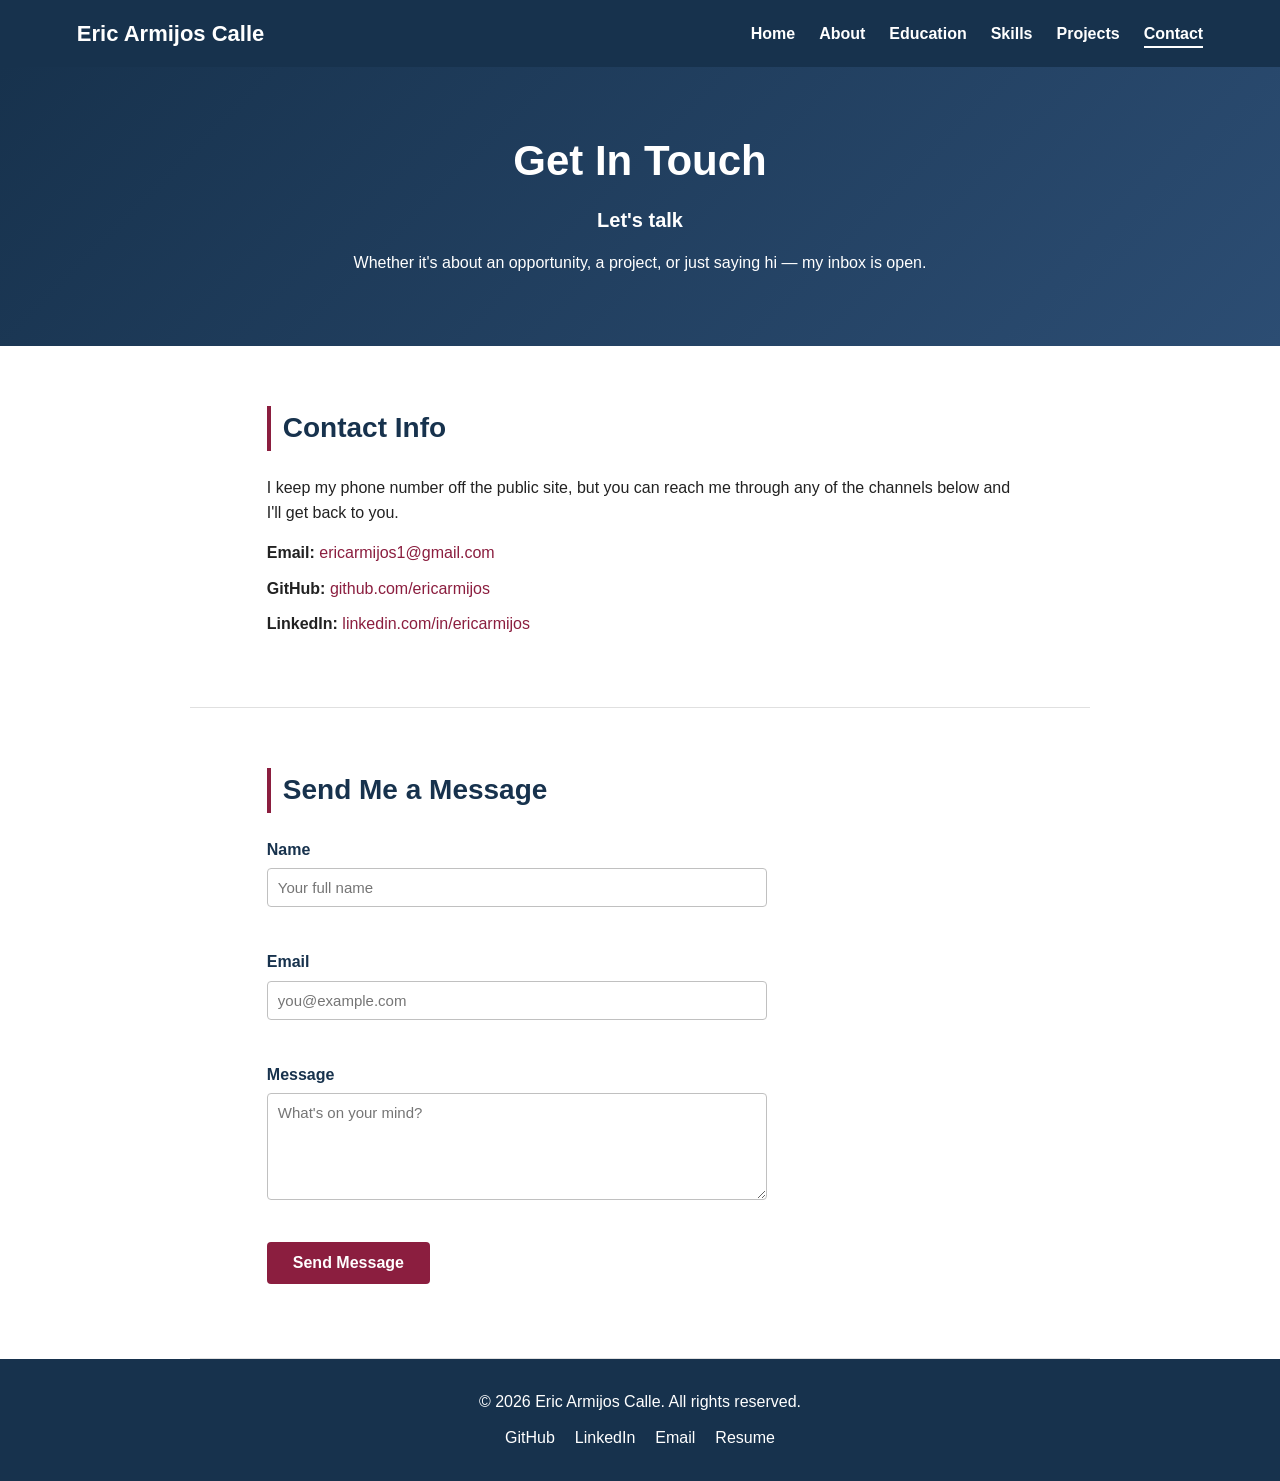
<file: contact.html>
<!DOCTYPE html>
<html lang="en">
<head>
    <meta charset="UTF-8">
    <meta name="viewport" content="width=device-width, initial-scale=1.0">
    <meta name="description" content="Get in touch with Eric Armijos Calle.">
    <meta name="author" content="Eric Armijos Calle">
    <title>Contact | Eric Armijos Calle</title>

    <link rel="stylesheet" href="style.css">
    <script src="main.js" defer></script>
</head>
<body>

    <header class="site-header">
        <nav class="navbar">
            <a href="index.html" class="logo">Eric Armijos Calle</a>

            <button class="nav-toggle" id="nav-toggle" aria-label="Toggle navigation menu" aria-expanded="false">
                <span class="bar"></span>
                <span class="bar"></span>
                <span class="bar"></span>
            </button>

            <ul class="nav-links" id="nav-links">
                <li><a href="index.html">Home</a></li>
                <li><a href="index.html#about">About</a></li>
                <li><a href="index.html#education">Education</a></li>
                <li><a href="index.html#skills">Skills</a></li>
                <li><a href="projects.html">Projects</a></li>
                <li><a href="contact.html" class="active">Contact</a></li>
            </ul>
        </nav>
    </header>

    <section class="hero hero-page">
        <div class="hero-content">
            <h1>Get In Touch</h1>
            <p class="tagline">Let's talk</p>
            <p class="hero-text">
                Whether it's about an opportunity, a project, or just saying hi &mdash; my inbox is open.
            </p>
        </div>
    </section>

    <main>
        <section class="section" id="contact-info">
            <h2>Contact Info</h2>
            <p>
                I keep my phone number off the public site, but you can reach me through any of
                the channels below and I'll get back to you.
            </p>
            <ul class="contact-list">
                <li><strong>Email:</strong> <a href="mailto:ericarmijos1@gmail.com">ericarmijos1@gmail.com</a></li>
                <li><strong>GitHub:</strong> <a href="https://github.com/ericarmijos" target="_blank" rel="noopener noreferrer">github.com/ericarmijos</a></li>
                <li><strong>LinkedIn:</strong> <a href="https://linkedin.com/in/ericarmijos" target="_blank" rel="noopener noreferrer">linkedin.com/in/ericarmijos</a></li>
            </ul>
        </section>

        <section class="section" id="contact-form-section">
            <h2>Send Me a Message</h2>

            <!-- Form validation handled in main.js -->
            <!-- novalidate turns off the browser's default popups so our own
                 JS validation and error messages are what the user sees -->
            <form id="contact-form" novalidate>
                <div class="form-group">
                    <label for="name">Name</label>
                    <input type="text" id="name" name="name" placeholder="Your full name" aria-describedby="name-error">
                    <span class="error-message" id="name-error"></span>
                </div>

                <div class="form-group">
                    <label for="email">Email</label>
                    <input type="email" id="email" name="email" placeholder="you@example.com" aria-describedby="email-error">
                    <span class="error-message" id="email-error"></span>
                </div>

                <div class="form-group">
                    <label for="message">Message</label>
                    <textarea id="message" name="message" rows="5" placeholder="What's on your mind?" aria-describedby="message-error"></textarea>
                    <span class="error-message" id="message-error"></span>
                </div>

                <button type="submit" class="btn btn-primary">Send Message</button>
                <p class="form-success" id="form-success"></p>
            </form>
        </section>
    </main>

    <footer class="site-footer">
        <p>&copy; <span id="year"></span> Eric Armijos Calle. All rights reserved.</p>
        <div class="footer-links">
            <a href="https://github.com/ericarmijos" target="_blank" rel="noopener noreferrer">GitHub</a>
            <a href="https://linkedin.com/in/ericarmijos" target="_blank" rel="noopener noreferrer">LinkedIn</a>
            <a href="mailto:ericarmijos1@gmail.com">Email</a>
            <a href="assets/resume.pdf" target="_blank" rel="noopener noreferrer">Resume</a>
        </div>
    </footer>

</body>
</html>
</file>
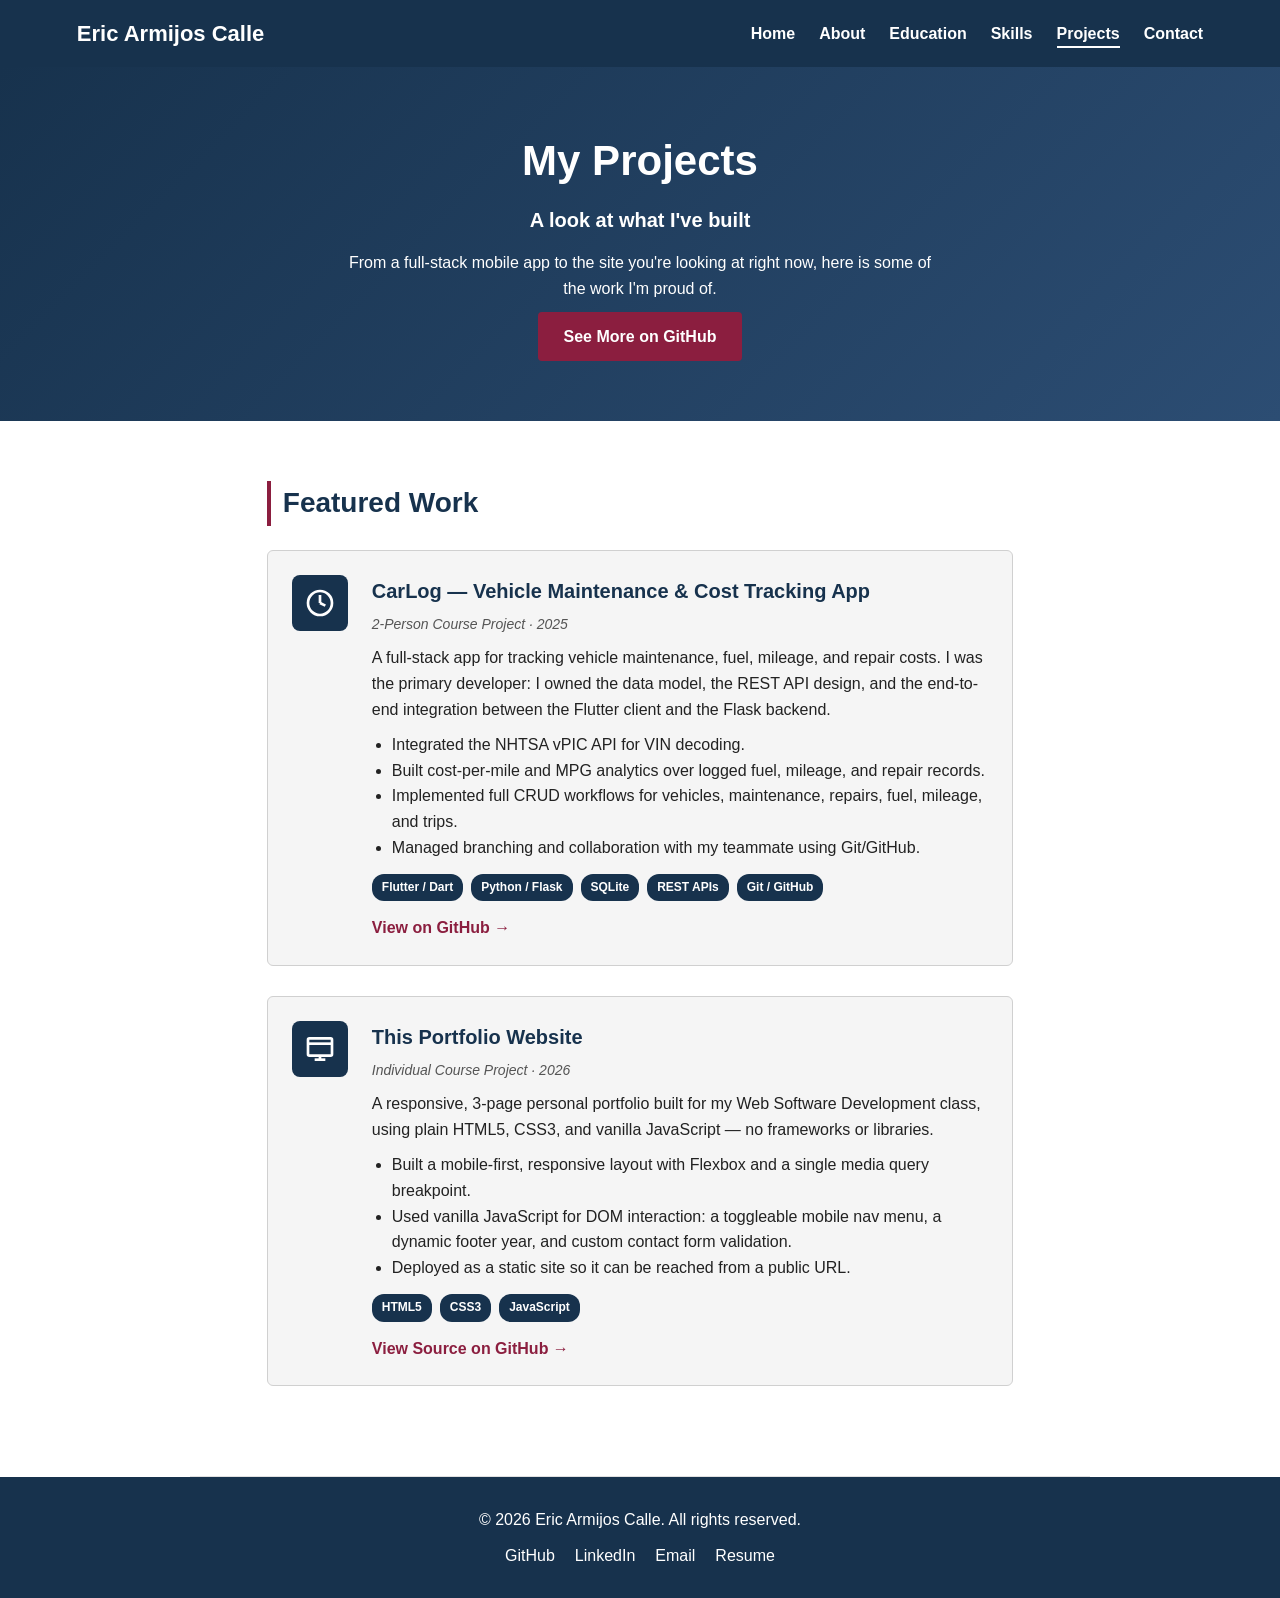
<file: projects.html>
<!DOCTYPE html>
<html lang="en">
<head>
    <meta charset="UTF-8">
    <meta name="viewport" content="width=device-width, initial-scale=1.0">
    <meta name="description" content="Projects built by Eric Armijos Calle, including CarLog and this portfolio site.">
    <meta name="author" content="Eric Armijos Calle">
    <title>Projects | Eric Armijos Calle</title>

    <!-- Same external stylesheet and script as index.html, so styling and behavior stay consistent -->
    <link rel="stylesheet" href="style.css">
    <script src="main.js" defer></script>
</head>
<body>

    <header class="site-header">
        <nav class="navbar">
            <a href="index.html" class="logo">Eric Armijos Calle</a>

            <button class="nav-toggle" id="nav-toggle" aria-label="Toggle navigation menu" aria-expanded="false">
                <span class="bar"></span>
                <span class="bar"></span>
                <span class="bar"></span>
            </button>

            <ul class="nav-links" id="nav-links">
                <li><a href="index.html">Home</a></li>
                <li><a href="index.html#about">About</a></li>
                <li><a href="index.html#education">Education</a></li>
                <li><a href="index.html#skills">Skills</a></li>
                <li><a href="projects.html" class="active">Projects</a></li>
                <li><a href="contact.html">Contact</a></li>
            </ul>
        </nav>
    </header>

    <!-- hero-page is a smaller version of the homepage hero (see style.css) -->
    <section class="hero hero-page">
        <div class="hero-content">
            <h1>My Projects</h1>
            <p class="tagline">A look at what I've built</p>
            <p class="hero-text">
                From a full-stack mobile app to the site you're looking at right now,
                here is some of the work I'm proud of.
            </p>
            <div class="hero-buttons">
                <a href="https://github.com/ericarmijos" target="_blank" rel="noopener noreferrer" class="btn btn-primary">See More on GitHub</a>
            </div>
        </div>
    </section>

    <main>
        <section class="section" id="project-list">
            <h2>Featured Work</h2>

            <div class="project-card">
                <!-- Simple hand-drawn SVG icon (a speedometer) instead of a hotlinked image -->
                <div class="project-icon" aria-hidden="true">
                    <svg viewBox="0 0 24 24">
                        <circle cx="12" cy="12" r="9" fill="none" stroke="white" stroke-width="2"></circle>
                        <line x1="12" y1="12" x2="12" y2="6" stroke="white" stroke-width="2"></line>
                        <line x1="12" y1="12" x2="16" y2="14" stroke="white" stroke-width="2"></line>
                    </svg>
                </div>
                <div class="project-content">
                    <h3>CarLog &mdash; Vehicle Maintenance &amp; Cost Tracking App</h3>
                    <p class="project-meta">2-Person Course Project &middot; 2025</p>
                    <p>
                        A full-stack app for tracking vehicle maintenance, fuel, mileage, and repair
                        costs. I was the primary developer: I owned the data model, the REST API
                        design, and the end-to-end integration between the Flutter client and the
                        Flask backend.
                    </p>
                    <ul>
                        <li>Integrated the NHTSA vPIC API for VIN decoding.</li>
                        <li>Built cost-per-mile and MPG analytics over logged fuel, mileage, and repair records.</li>
                        <li>Implemented full CRUD workflows for vehicles, maintenance, repairs, fuel, mileage, and trips.</li>
                        <li>Managed branching and collaboration with my teammate using Git/GitHub.</li>
                    </ul>
                    <div class="project-tech">
                        <span class="tech-tag">Flutter / Dart</span>
                        <span class="tech-tag">Python / Flask</span>
                        <span class="tech-tag">SQLite</span>
                        <span class="tech-tag">REST APIs</span>
                        <span class="tech-tag">Git / GitHub</span>
                    </div>
                    <div class="project-links">
                        <a href="https://github.com/ericarmijos/CarLog" target="_blank" rel="noopener noreferrer">View on GitHub &rarr;</a>
                    </div>
                </div>
            </div>

            <div class="project-card">
                <!-- Simple hand-drawn SVG icon (a browser window) -->
                <div class="project-icon" aria-hidden="true">
                    <svg viewBox="0 0 24 24">
                        <rect x="3" y="4" width="18" height="13" rx="1" fill="none" stroke="white" stroke-width="2"></rect>
                        <line x1="3" y1="8" x2="21" y2="8" stroke="white" stroke-width="2"></line>
                        <line x1="8" y1="20" x2="16" y2="20" stroke="white" stroke-width="2"></line>
                        <line x1="12" y1="17" x2="12" y2="20" stroke="white" stroke-width="2"></line>
                    </svg>
                </div>
                <div class="project-content">
                    <h3>This Portfolio Website</h3>
                    <p class="project-meta">Individual Course Project &middot; 2026</p>
                    <p>
                        A responsive, 3-page personal portfolio built for my Web Software Development
                        class, using plain HTML5, CSS3, and vanilla JavaScript &mdash; no frameworks
                        or libraries.
                    </p>
                    <ul>
                        <li>Built a mobile-first, responsive layout with Flexbox and a single media query breakpoint.</li>
                        <li>Used vanilla JavaScript for DOM interaction: a toggleable mobile nav menu, a dynamic footer year, and custom contact form validation.</li>
                        <li>Deployed as a static site so it can be reached from a public URL.</li>
                    </ul>
                    <div class="project-tech">
                        <span class="tech-tag">HTML5</span>
                        <span class="tech-tag">CSS3</span>
                        <span class="tech-tag">JavaScript</span>
                    </div>
                    <div class="project-links">
                        <a href="https://github.com/ericarmijos/portfolio" target="_blank" rel="noopener noreferrer">View Source on GitHub &rarr;</a>
                    </div>
                </div>
            </div>
        </section>
    </main>

    <footer class="site-footer">
        <p>&copy; <span id="year"></span> Eric Armijos Calle. All rights reserved.</p>
        <div class="footer-links">
            <a href="https://github.com/ericarmijos" target="_blank" rel="noopener noreferrer">GitHub</a>
            <a href="https://linkedin.com/in/ericarmijos" target="_blank" rel="noopener noreferrer">LinkedIn</a>
            <a href="mailto:ericarmijos1@gmail.com">Email</a>
            <a href="assets/resume.pdf" target="_blank" rel="noopener noreferrer">Resume</a>
        </div>
    </footer>

</body>
</html>
</file>
<file: style.css>
/* =========================================================================
   Eric Armijos Calle — Personal Portfolio
   Shared external stylesheet for index.html, projects.html, and contact.html
   ========================================================================= */

/* CSS Reset: clear default browser spacing and use border-box so that
   padding and border are included in an element's width (Box Model) */
* {
    margin: 0;
    padding: 0;
    box-sizing: border-box;
}

body {
    font-family: Arial, Helvetica, sans-serif;
    color: #222222;
    background-color: #ffffff;
    line-height: 1.6;
}

a {
    color: #8b1e3f;
    text-decoration: none;
}

a:hover {
    text-decoration: underline;
}

h1, h2, h3 {
    color: #17324d;
}

ul {
    list-style: none;
}

img {
    max-width: 100%;
    display: block;
}

/* -------------------------------------------------------------------------
   Navbar
   ------------------------------------------------------------------------- */
/* Using Flexbox to push the logo to one side and links to the other */
.navbar {
    display: flex;
    flex-direction: row;
    justify-content: space-between;
    align-items: center;
    background-color: #17324d;
    padding: 16px 6%;
    position: relative;
}

.logo {
    color: white;
    font-size: 22px;
    font-weight: bold;
}

.logo:hover {
    text-decoration: none;
}

.nav-links {
    display: flex;
    flex-direction: row;
    gap: 24px;
}

.nav-links a {
    color: white;
    font-weight: bold;
    padding-bottom: 4px;
}

.nav-links a:hover {
    color: #d8c3cb;
    text-decoration: none;
}

.nav-links a.active {
    border-bottom: 2px solid white;
}

/* Hamburger button: hidden by default, only shown on small screens */
.nav-toggle {
    display: none;
    flex-direction: column;
    justify-content: space-between;
    width: 28px;
    height: 20px;
    background: none;
    border: none;
    cursor: pointer;
    padding: 0;
}

.nav-toggle .bar {
    width: 100%;
    height: 3px;
    background-color: white;
}

/* -------------------------------------------------------------------------
   Hero
   ------------------------------------------------------------------------- */
.hero {
    background-image: linear-gradient(135deg, #17324d, #2c4d73);
    color: white;
    padding: 90px 6%;
    text-align: center;
}

/* Circular profile photo, cropped to a square with object-fit so any
   source image is centered correctly regardless of its original shape */
.hero-photo {
    display: block;
    width: 160px;
    height: 160px;
    border-radius: 50%;
    object-fit: cover;
    border: 4px solid white;
    box-shadow: 0 4px 14px rgba(0, 0, 0, 0.35);
    margin: 0 auto 24px auto;
}

.hero h1 {
    color: white;
    font-size: 42px;
    margin-bottom: 10px;
}

.tagline {
    font-size: 20px;
    font-weight: bold;
    margin-bottom: 14px;
}

.hero-text {
    max-width: 600px;
    margin: 0 auto 30px auto;
}

/* Smaller hero used on inner pages (Projects, Contact) so the big
   introduction banner is reserved for the homepage */
.hero-page {
    padding: 60px 6%;
}

.hero-page .hero-text {
    margin-bottom: 10px;
}

.hero-buttons {
    display: flex;
    flex-direction: row;
    justify-content: center;
    gap: 16px;
}

.btn {
    display: inline-block;
    padding: 12px 26px;
    border-radius: 4px;
    font-weight: bold;
}

.btn-primary {
    background-color: #8b1e3f;
    color: white;
}

.btn-primary:hover {
    background-color: #6f1832;
    text-decoration: none;
}

.btn-secondary {
    background-color: white;
    color: #17324d;
}

.btn-secondary:hover {
    background-color: #e6e6e6;
    text-decoration: none;
}

/* -------------------------------------------------------------------------
   Page sections (About, Education, Skills, Experience, Leadership)
   ------------------------------------------------------------------------- */
.section {
    max-width: 900px;
    margin: 0 auto;
    padding: 60px 6%;
    border-bottom: 1px solid #e0e0e0;
}

.section h2 {
    font-size: 28px;
    margin-bottom: 24px;
    border-left: 4px solid #8b1e3f;
    padding-left: 12px;
}

.section p {
    margin-bottom: 14px;
}

.education-item,
.experience-item {
    display: flex;
    flex-direction: row;
    justify-content: space-between;
    align-items: flex-start;
    gap: 20px;
    margin-bottom: 30px;
}

.education-item h3,
.experience-item h3 {
    font-size: 20px;
}

.edu-date {
    font-weight: normal;
    color: #555555;
    font-size: 15px;
}

.edu-subtitle {
    font-style: italic;
    margin-bottom: 8px;
}

.education-item ul,
.experience-item ul {
    list-style: disc;
    margin-left: 20px;
}

.education-logo {
    flex-shrink: 0;
}

/* -------------------------------------------------------------------------
   Skills grid
   ------------------------------------------------------------------------- */
/* flex-wrap lets the cards drop to the next line instead of shrinking forever */
.skills-grid {
    display: flex;
    flex-direction: row;
    flex-wrap: wrap;
    gap: 20px;
}

.skill-card {
    background-color: #f5f5f5;
    border: 1px solid #d0d0d0;
    border-radius: 6px;
    padding: 20px;
    flex: 1 1 200px;
}

.skill-card h3 {
    margin-bottom: 10px;
    font-size: 18px;
}

.skill-card ul {
    list-style: disc;
    margin-left: 18px;
}

/* -------------------------------------------------------------------------
   Project cards (projects.html)
   ------------------------------------------------------------------------- */
/* Icon on the left, details on the right, using the same row-based Flexbox
   pattern as .education-item */
.project-card {
    display: flex;
    flex-direction: row;
    align-items: flex-start;
    gap: 24px;
    background-color: #f5f5f5;
    border: 1px solid #d0d0d0;
    border-radius: 6px;
    padding: 24px;
    margin-bottom: 30px;
}

.project-icon {
    flex-shrink: 0;
    width: 56px;
    height: 56px;
    background-color: #17324d;
    border-radius: 8px;
    display: flex;
    align-items: center;
    justify-content: center;
}

.project-icon svg {
    width: 32px;
    height: 32px;
}

.project-content h3 {
    font-size: 20px;
    margin-bottom: 6px;
}

.project-meta {
    font-style: italic;
    color: #555555;
    font-size: 14px;
    margin-bottom: 10px;
}

.project-content p {
    margin-bottom: 10px;
}

.project-content ul {
    list-style: disc;
    margin: 0 0 14px 20px;
}

/* Small rounded labels for each technology used */
.project-tech {
    display: flex;
    flex-wrap: wrap;
    gap: 8px;
    margin-bottom: 14px;
}

.tech-tag {
    background-color: #17324d;
    color: white;
    font-size: 12px;
    font-weight: bold;
    padding: 4px 10px;
    border-radius: 12px;
}

.project-links a {
    font-weight: bold;
}

/* -------------------------------------------------------------------------
   Contact form (contact.html)
   ------------------------------------------------------------------------- */
.contact-list li {
    margin-bottom: 10px;
}

#contact-form {
    max-width: 500px;
}

.form-group {
    display: flex;
    flex-direction: column;
    gap: 6px;
    margin-bottom: 20px;
}

.form-group label {
    font-weight: bold;
    color: #17324d;
}

.form-group input,
.form-group textarea {
    font-family: inherit;
    font-size: 15px;
    padding: 10px;
    border: 1px solid #c0c0c0;
    border-radius: 4px;
    resize: vertical;
}

.form-group input:focus,
.form-group textarea:focus {
    outline: none;
    border-color: #17324d;
}

/* Added by main.js when a field fails validation.
   Matches the specificity of the :focus rule above (instead of reaching for
   !important) so an invalid field still shows red even while focused. */
.form-group input.input-error,
.form-group textarea.input-error {
    border-color: #b3261e;
}

.error-message {
    color: #b3261e;
    font-size: 13px;
    min-height: 16px;
}

.form-success {
    color: #1e7a34;
    font-weight: bold;
    margin-top: 14px;
}

#contact-form button {
    border: none;
    cursor: pointer;
    font-size: 16px;
}

/* -------------------------------------------------------------------------
   Footer
   ------------------------------------------------------------------------- */
.site-footer {
    background-color: #17324d;
    color: white;
    text-align: center;
    padding: 30px 6%;
}

.footer-links {
    display: flex;
    flex-direction: row;
    justify-content: center;
    flex-wrap: wrap;
    gap: 20px;
    margin-top: 10px;
}

.footer-links a {
    color: white;
}

/* -------------------------------------------------------------------------
   Responsive design
   ------------------------------------------------------------------------- */
@media (max-width: 700px) {
    .nav-toggle {
        display: flex;
    }

    .nav-links {
        display: none;
        flex-direction: column;
        position: absolute;
        top: 100%;
        left: 0;
        width: 100%;
        background-color: #17324d;
        padding: 16px 6%;
        gap: 16px;
        z-index: 10;
    }

    /* main.js toggles this class on click to show/hide the mobile menu */
    .nav-links.show {
        display: flex;
    }

    .hero h1 {
        font-size: 32px;
    }

    .hero-buttons {
        flex-direction: column;
        align-items: center;
    }

    .education-item,
    .experience-item,
    .project-card {
        flex-direction: column;
    }
}
</file>
